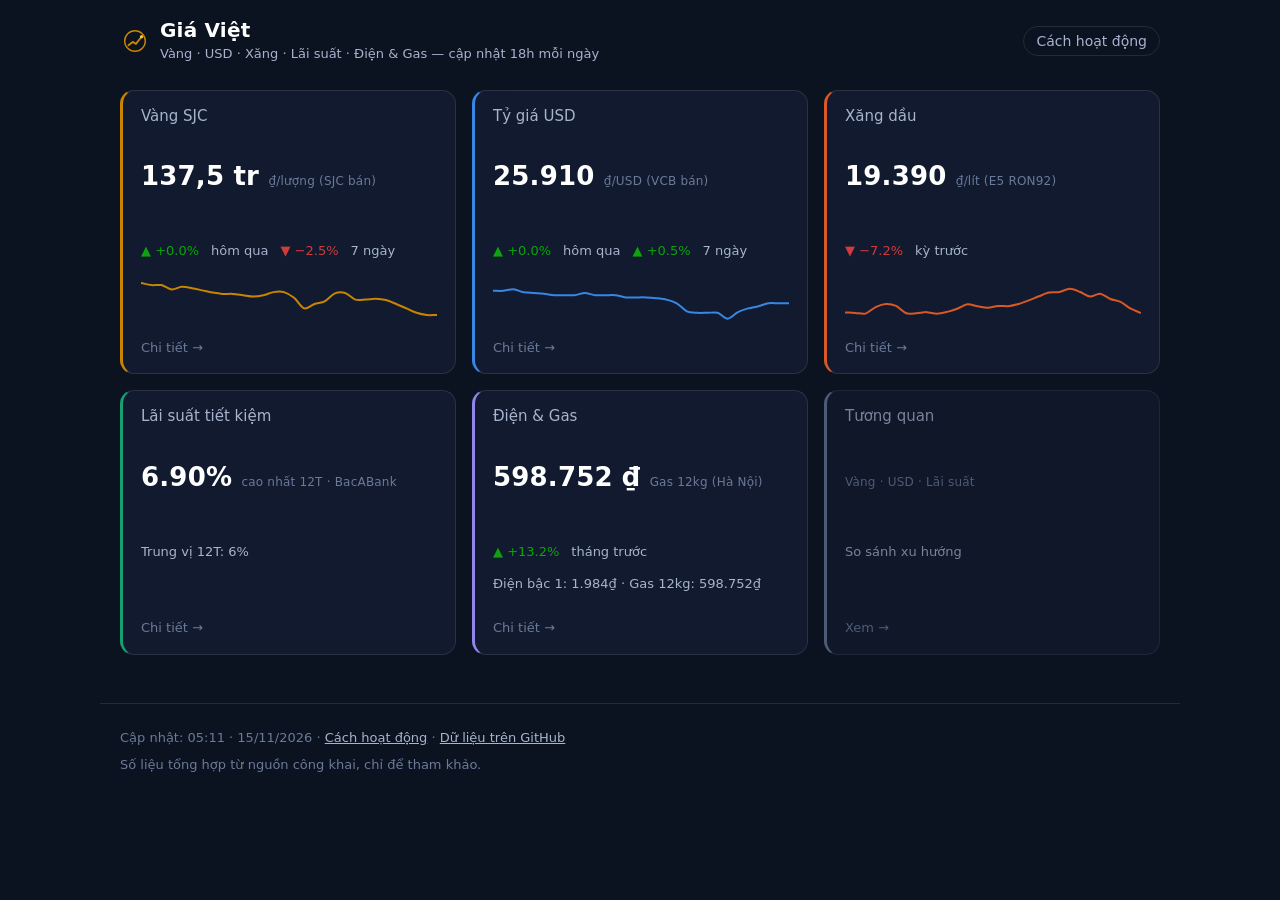
<file: site/index.html>
<!doctype html>
<html lang="vi">
<head>
  <meta charset="utf-8">
  <meta name="viewport" content="width=device-width, initial-scale=1">
  <title>Giá Việt — Vàng, USD, Xăng, Lãi suất</title>
  <meta name="description" content="Dashboard giá vàng, tỷ giá USD, xăng dầu, lãi suất, điện & gas tại Việt Nam. Cập nhật mỗi ngày 18h.">
  <link rel="icon" type="image/svg+xml" href="assets/logo.svg">
  <link rel="apple-touch-icon" href="assets/logo-180.png">
  <link rel="stylesheet" href="assets/style.css">
</head>
<body>
  <header class="site">
    <div class="brand">
      <img src="assets/logo.svg" alt="" width="30" height="30">
      <div>
        <h1>Giá Việt</h1>
        <div class="tagline">Vàng · USD · Xăng · Lãi suất · Điện &amp; Gas — cập nhật 18h mỗi ngày</div>
      </div>
    </div>
    <nav><a href="docs.html">Cách hoạt động</a></nav>
  </header>

  <div id="flags" hidden></div>

  <main>
    <div class="grid">
      <a class="card" id="card-gold" href="gold.html" style="--c: var(--c-gold)">
        <h2>Vàng SJC</h2><p class="big">…</p><p class="deltas"></p>
        <div class="spark-wrap"><canvas class="spark"></canvas></div><span class="more">Chi tiết →</span>
      </a>
      <a class="card" id="card-fx" href="fx.html" style="--c: var(--c-fx)">
        <h2>Tỷ giá USD</h2><p class="big">…</p><p class="deltas"></p>
        <div class="spark-wrap"><canvas class="spark"></canvas></div><span class="more">Chi tiết →</span>
      </a>
      <a class="card" id="card-fuel" href="fuel.html" style="--c: var(--c-fuel)">
        <h2>Xăng dầu</h2><p class="big">…</p><p class="deltas"></p>
        <div class="spark-wrap"><canvas class="spark"></canvas></div><span class="more">Chi tiết →</span>
      </a>
      <a class="card" id="card-rates" href="rates.html" style="--c: var(--c-rates)">
        <h2>Lãi suất tiết kiệm</h2><p class="big">…</p><p class="deltas"></p>
        <div class="spark-wrap"><canvas class="spark"></canvas></div><span class="more">Chi tiết →</span>
      </a>
      <a class="card" id="card-utilities" href="utilities.html" style="--c: var(--c-utilities)">
        <h2>Điện &amp; Gas</h2><p class="big">…</p><p class="deltas"></p>
        <div class="spark-wrap"><canvas class="spark"></canvas></div><span class="more">Chi tiết →</span>
      </a>
      <a class="card soon" id="card-correlation" href="correlation.html" style="--c: var(--ink-3)">
        <h2>Tương quan</h2><p class="big"><span class="unit-sm">Vàng · USD · Lãi suất</span></p>
        <p class="deltas">So sánh xu hướng</p><span class="more">Xem →</span>
      </a>
    </div>
  </main>

  <footer class="site">
    <span id="updated"></span> ·
    <a href="docs.html">Cách hoạt động</a> ·
    <a href="https://github.com/quang-dobe/agents-vietname-finance-dashboard">Dữ liệu trên GitHub</a>
    <p class="disclaimer">Số liệu tổng hợp từ nguồn công khai, chỉ để tham khảo.</p>
  </footer>

  <script src="assets/vendor/chart.umd.min.js"></script>
  <script src="assets/app.js"></script>
  <script>
    fetch("summary.json", { cache: "no-store" })
      .then((r) => r.json())
      .then(renderCards)
      .catch((e) => { document.getElementById("updated").textContent = "Chưa có dữ liệu tổng hợp."; console.error(e); });
  </script>
</body>
</html>
</file>
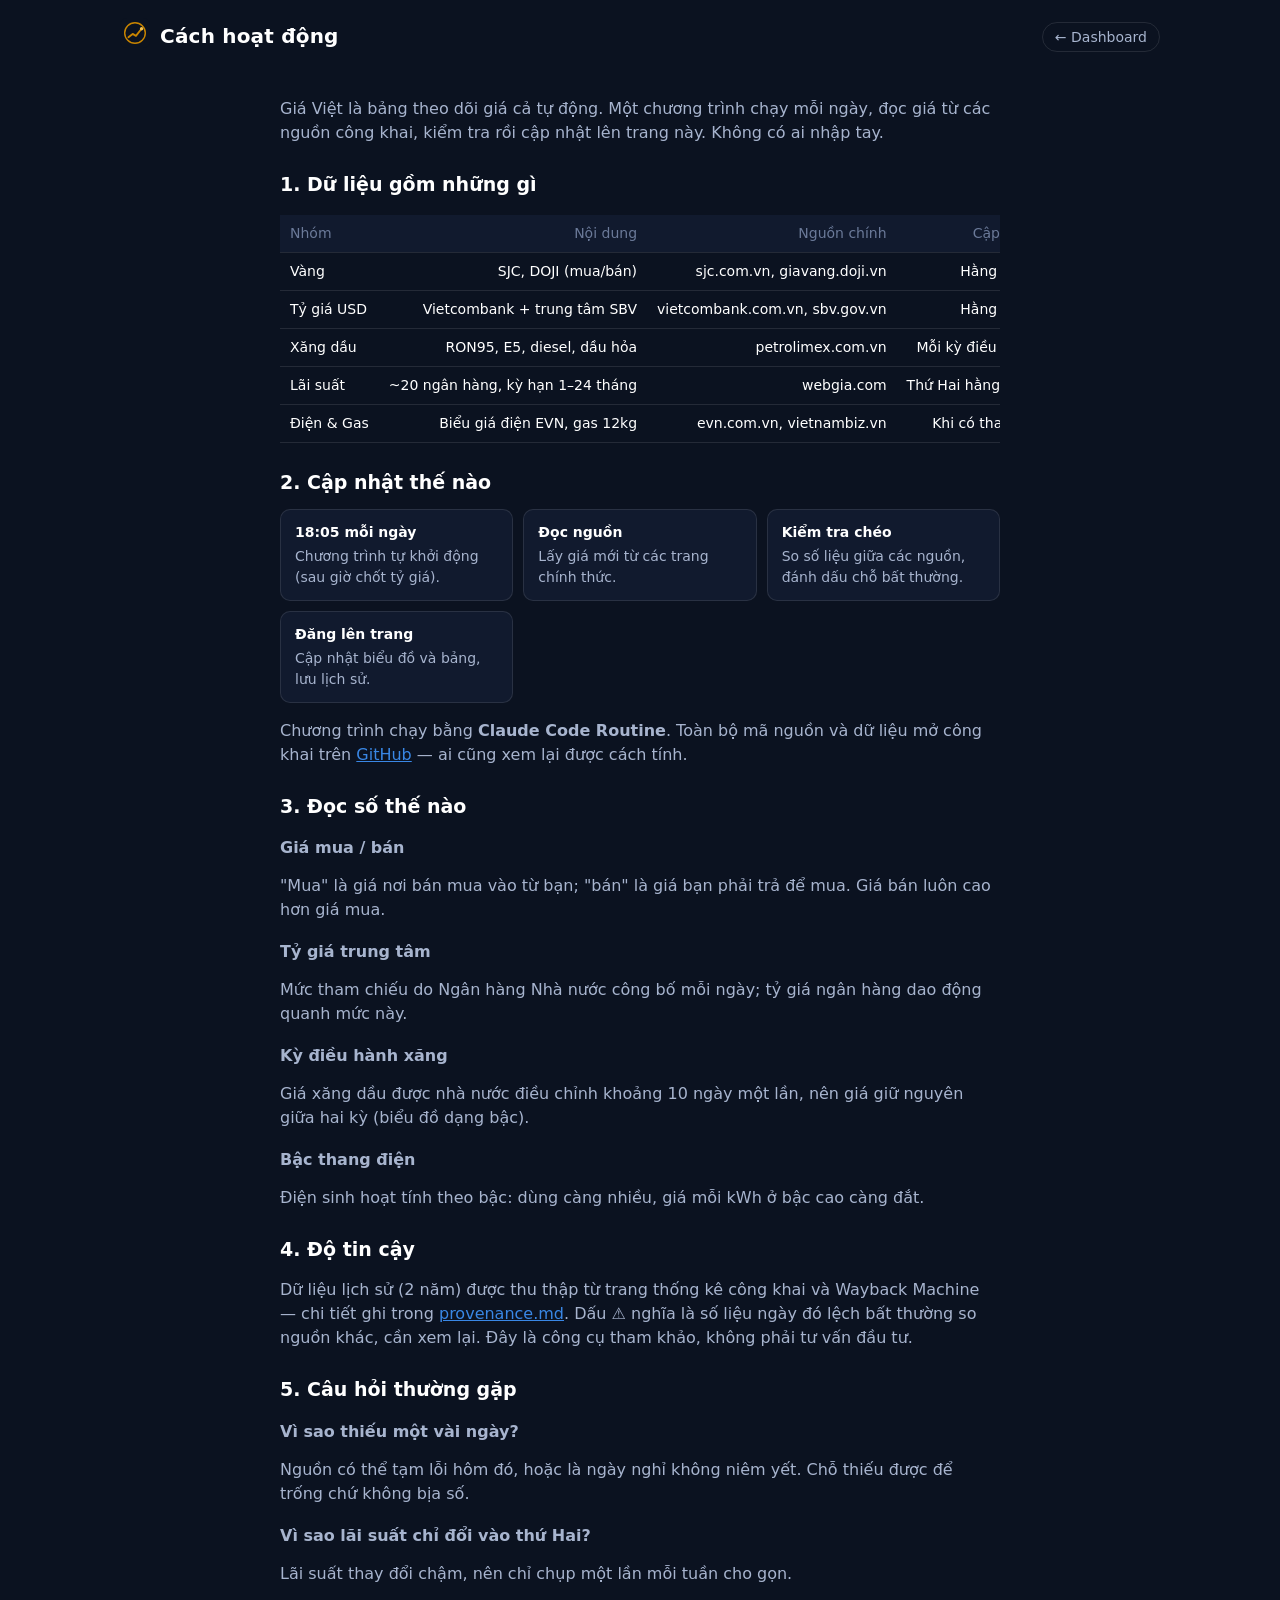
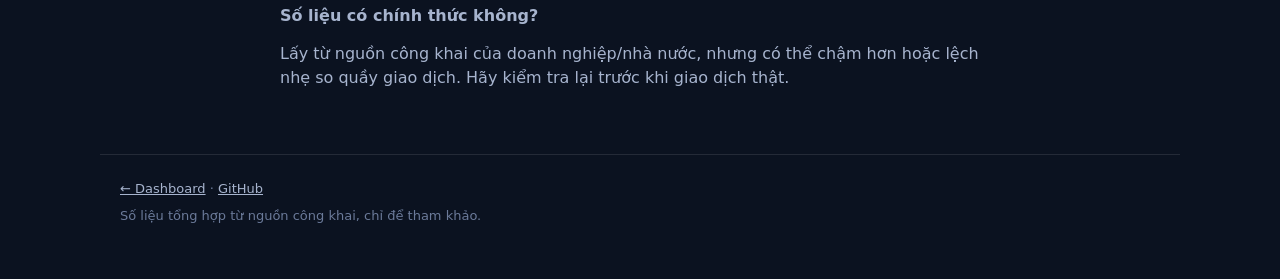
<file: site/docs.html>
<!doctype html>
<html lang="vi">
<head>
  <meta charset="utf-8">
  <meta name="viewport" content="width=device-width, initial-scale=1">
  <title>Cách hoạt động — Giá Việt</title>
  <meta name="description" content="Giá Việt lấy dữ liệu từ đâu, cập nhật thế nào, và cách đọc các con số.">
  <link rel="icon" type="image/svg+xml" href="assets/logo.svg">
  <link rel="apple-touch-icon" href="assets/logo-180.png">
  <link rel="stylesheet" href="assets/style.css">
</head>
<body>
  <header class="site">
    <div class="brand">
      <a href="index.html" style="text-decoration:none"><img src="assets/logo.svg" alt="Trang chủ" width="30" height="30"></a>
      <div><h1>Cách hoạt động</h1></div>
    </div>
    <nav><a href="index.html">← Dashboard</a></nav>
  </header>

  <main class="prose">
    <p>Giá Việt là bảng theo dõi giá cả tự động. Một chương trình chạy mỗi ngày, đọc giá từ các nguồn công khai, kiểm tra rồi cập nhật lên trang này. Không có ai nhập tay.</p>

    <h2>1. Dữ liệu gồm những gì</h2>
    <div class="table-scroll">
      <table>
        <thead><tr><th>Nhóm</th><th>Nội dung</th><th>Nguồn chính</th><th>Cập nhật</th></tr></thead>
        <tbody>
          <tr><td>Vàng</td><td>SJC, DOJI (mua/bán)</td><td>sjc.com.vn, giavang.doji.vn</td><td>Hằng ngày</td></tr>
          <tr><td>Tỷ giá USD</td><td>Vietcombank + trung tâm SBV</td><td>vietcombank.com.vn, sbv.gov.vn</td><td>Hằng ngày</td></tr>
          <tr><td>Xăng dầu</td><td>RON95, E5, diesel, dầu hỏa</td><td>petrolimex.com.vn</td><td>Mỗi kỳ điều hành</td></tr>
          <tr><td>Lãi suất</td><td>~20 ngân hàng, kỳ hạn 1–24 tháng</td><td>webgia.com</td><td>Thứ Hai hằng tuần</td></tr>
          <tr><td>Điện &amp; Gas</td><td>Biểu giá điện EVN, gas 12kg</td><td>evn.com.vn, vietnambiz.vn</td><td>Khi có thay đổi</td></tr>
        </tbody>
      </table>
    </div>

    <h2>2. Cập nhật thế nào</h2>
    <div class="steps">
      <div class="step"><b>18:05 mỗi ngày</b>Chương trình tự khởi động (sau giờ chốt tỷ giá).</div>
      <div class="step"><b>Đọc nguồn</b>Lấy giá mới từ các trang chính thức.</div>
      <div class="step"><b>Kiểm tra chéo</b>So số liệu giữa các nguồn, đánh dấu chỗ bất thường.</div>
      <div class="step"><b>Đăng lên trang</b>Cập nhật biểu đồ và bảng, lưu lịch sử.</div>
    </div>
    <p>Chương trình chạy bằng <b>Claude Code Routine</b>. Toàn bộ mã nguồn và dữ liệu mở công khai trên
      <a href="https://github.com/quang-dobe/agents-vietname-finance-dashboard">GitHub</a> — ai cũng xem lại được cách tính.</p>

    <h2>3. Đọc số thế nào</h2>
    <h3>Giá mua / bán</h3>
    <p>"Mua" là giá nơi bán mua vào từ bạn; "bán" là giá bạn phải trả để mua. Giá bán luôn cao hơn giá mua.</p>
    <h3>Tỷ giá trung tâm</h3>
    <p>Mức tham chiếu do Ngân hàng Nhà nước công bố mỗi ngày; tỷ giá ngân hàng dao động quanh mức này.</p>
    <h3>Kỳ điều hành xăng</h3>
    <p>Giá xăng dầu được nhà nước điều chỉnh khoảng 10 ngày một lần, nên giá giữ nguyên giữa hai kỳ (biểu đồ dạng bậc).</p>
    <h3>Bậc thang điện</h3>
    <p>Điện sinh hoạt tính theo bậc: dùng càng nhiều, giá mỗi kWh ở bậc cao càng đắt.</p>

    <h2>4. Độ tin cậy</h2>
    <p>Dữ liệu lịch sử (2 năm) được thu thập từ trang thống kê công khai và Wayback Machine — chi tiết ghi trong
      <a href="https://github.com/quang-dobe/agents-vietname-finance-dashboard/blob/main/data/provenance.md">provenance.md</a>.
      Dấu <b>⚠</b> nghĩa là số liệu ngày đó lệch bất thường so nguồn khác, cần xem lại. Đây là công cụ tham khảo,
      không phải tư vấn đầu tư.</p>

    <h2>5. Câu hỏi thường gặp</h2>
    <h3>Vì sao thiếu một vài ngày?</h3>
    <p>Nguồn có thể tạm lỗi hôm đó, hoặc là ngày nghỉ không niêm yết. Chỗ thiếu được để trống chứ không bịa số.</p>
    <h3>Vì sao lãi suất chỉ đổi vào thứ Hai?</h3>
    <p>Lãi suất thay đổi chậm, nên chỉ chụp một lần mỗi tuần cho gọn.</p>
    <h3>Số liệu có chính thức không?</h3>
    <p>Lấy từ nguồn công khai của doanh nghiệp/nhà nước, nhưng có thể chậm hơn hoặc lệch nhẹ so quầy giao dịch. Hãy kiểm tra lại trước khi giao dịch thật.</p>
  </main>

  <footer class="site">
    <a href="index.html">← Dashboard</a> ·
    <a href="https://github.com/quang-dobe/agents-vietname-finance-dashboard">GitHub</a>
    <p class="disclaimer">Số liệu tổng hợp từ nguồn công khai, chỉ để tham khảo.</p>
  </footer>
</body>
</html>
</file>
<file: site/assets/style.css>
/* Giá Việt — dark theme duy nhất. Palette đã validate CVD/contrast (skill dataviz). */
:root {
  --page: #0B1220;
  --surface: #111A2E;
  --surface-2: #16223B;
  --border: rgba(255, 255, 255, .10);
  --grid: #23304C;

  --ink: #FFFFFF;
  --ink-2: #A7B4CE;
  --ink-3: #6B7A99;

  --c-gold: #C98500;
  --c-fx: #3987E5;
  --c-fuel: #D95926;
  --c-rates: #199E70;
  --c-utilities: #9085E9;

  --up: #0CA30C;
  --down: #D03B3B;

  --radius: 14px;
  --maxw: 1080px;
  font-family: system-ui, -apple-system, "Segoe UI", Roboto, Arial, sans-serif;
}

* { box-sizing: border-box; }
html { -webkit-text-size-adjust: 100%; }
body {
  margin: 0;
  background: var(--page);
  color: var(--ink);
  line-height: 1.5;
  font-size: 16px;
}
a { color: inherit; }
h1, h2, h3 { margin: 0; font-weight: 600; line-height: 1.25; }

/* ---- Header ---- */
header.site {
  display: flex;
  align-items: center;
  gap: 12px;
  max-width: var(--maxw);
  margin: 0 auto;
  padding: 18px 20px;
  flex-wrap: wrap;
}
header.site .brand { display: flex; align-items: center; gap: 10px; }
header.site h1 { font-size: 20px; letter-spacing: .2px; }
header.site .tagline { color: var(--ink-2); font-size: 13px; margin-top: 1px; }
header.site nav { margin-left: auto; }
header.site nav a {
  color: var(--ink-2); text-decoration: none; font-size: 14px;
  padding: 6px 12px; border: 1px solid var(--border); border-radius: 999px;
}
header.site nav a:hover { color: var(--ink); border-color: var(--ink-3); }

main { max-width: var(--maxw); margin: 0 auto; padding: 8px 20px 48px; }

/* ---- Flags banner ---- */
#flags {
  max-width: var(--maxw); margin: 0 auto 8px; padding: 0 20px;
}
#flags .box {
  background: var(--surface); border: 1px solid var(--border);
  border-left: 3px solid var(--c-fuel); border-radius: 10px;
  padding: 10px 14px; color: var(--ink-2); font-size: 14px;
}

/* ---- Dashboard grid ---- */
.grid {
  display: grid; gap: 16px;
  grid-template-columns: repeat(auto-fit, minmax(280px, 1fr));
}
.card {
  display: flex; flex-direction: column; gap: 6px;
  background: var(--surface); border: 1px solid var(--border);
  border-left: 3px solid var(--c, var(--ink-3));
  border-radius: var(--radius); padding: 16px 18px;
  text-decoration: none; color: inherit;
  transition: transform .12s ease, border-color .12s ease;
}
.card:hover { transform: translateY(-2px); }
.card h2 { font-size: 15px; color: var(--ink-2); font-weight: 500; }
.card .big {
  font-size: 26px; font-weight: 650; letter-spacing: .2px;
  font-variant-numeric: tabular-nums;
}
.card .unit-sm { color: var(--ink-3); font-size: 12px; font-weight: 400; }
.card .deltas { font-size: 13px; color: var(--ink-2); display: flex; gap: 12px; flex-wrap: wrap; }
/* overflow:hidden + chiều cao cứng = lưới an toàn: sparkline không bao giờ tràn
   khỏi hộp 44px dù Chart.js tính sai kích thước trên thiết bị nào đó. */
.card .spark-wrap { position: relative; width: 100%; height: 44px; max-height: 44px; margin-top: 2px; overflow: hidden; }
.card .spark { position: absolute; inset: 0; width: 100% !important; height: 44px !important; max-height: 44px !important; }
.card .more { margin-top: auto; color: var(--ink-3); font-size: 13px; padding-top: 6px; }
.card:hover .more { color: var(--ink-2); }
.card.soon { opacity: .7; cursor: default; }

.up { color: var(--up); }
.down { color: var(--down); }

/* ---- Detail pages ---- */
.detail h1 { font-size: 24px; }
.detail .unit { color: var(--ink-2); font-size: 14px; margin: 4px 0 18px; }
.ranges { display: flex; gap: 6px; flex-wrap: wrap; margin-bottom: 14px; }
.ranges button {
  background: var(--surface); color: var(--ink-2);
  border: 1px solid var(--border); border-radius: 999px;
  padding: 6px 14px; font-size: 13px; cursor: pointer;
  font-family: inherit;
}
.ranges button:hover { color: var(--ink); }
.ranges button.active { background: var(--surface-2); color: var(--ink); border-color: var(--ink-3); }
.chart-wrap {
  background: var(--surface); border: 1px solid var(--border);
  border-radius: var(--radius); padding: 14px; position: relative;
}
.chart-wrap canvas { width: 100% !important; max-height: 380px; }

/* Biểu đồ cuộn ngang: trục y cố định bên trái, vùng vẽ trượt được (mặc định xem
   dữ liệu mới nhất; kéo sang trái để xem lịch sử). Kích thước khung không đổi. */
.chart-flex { display: flex; height: 340px; }
.chart-yaxis { flex: 0 0 66px; width: 66px; height: 100%; }
.chart-scroll { flex: 1 1 auto; min-width: 0; height: 100%; overflow-x: auto; overflow-y: hidden; -webkit-overflow-scrolling: touch; }
.chart-inner { height: 100%; }
.chart-scroll::-webkit-scrollbar { height: 8px; }
.chart-scroll::-webkit-scrollbar-track { background: transparent; }
.chart-scroll::-webkit-scrollbar-thumb { background: var(--grid); border-radius: 4px; }
.chart-scroll { scrollbar-width: thin; scrollbar-color: var(--grid) transparent; }
.chart-hint { color: var(--ink-3); font-size: 12px; margin: 8px 2px 0; }
.chart-legend { display: flex; flex-wrap: wrap; gap: 16px; margin: 0 0 10px 66px; font-size: 13px; color: var(--ink-2); }
.chart-legend .lg { display: inline-flex; align-items: center; gap: 7px; }
.chart-legend .lg i { width: 16px; height: 3px; border-radius: 2px; display: inline-block; }
.actions { display: flex; gap: 10px; margin: 14px 0; flex-wrap: wrap; }
.actions a, .actions button {
  background: var(--surface); color: var(--ink-2);
  border: 1px solid var(--border); border-radius: 8px;
  padding: 7px 14px; font-size: 13px; cursor: pointer;
  text-decoration: none; font-family: inherit;
}
.actions a:hover, .actions button:hover { color: var(--ink); }

/* ---- Tables ---- */
table {
  width: 100%; border-collapse: collapse; font-size: 14px;
  font-variant-numeric: tabular-nums; margin-top: 8px;
}
.table-scroll { overflow-x: auto; }
th, td { text-align: right; padding: 8px 10px; border-bottom: 1px solid var(--border); white-space: nowrap; }
th:first-child, td:first-child { text-align: left; }
thead th { color: var(--ink-3); font-weight: 500; position: sticky; top: 0; background: var(--surface); }
tbody tr:hover { background: var(--surface-2); }

.empty { color: var(--ink-3); padding: 32px 12px; text-align: center; }

/* ---- Docs page ---- */
.prose { max-width: 760px; }
.prose h2 { font-size: 19px; margin: 28px 0 10px; }
.prose h3 { font-size: 16px; margin: 20px 0 6px; color: var(--ink-2); }
.prose p, .prose li { color: var(--ink-2); }
.prose a { color: var(--c-fx); }
.prose .steps { display: grid; gap: 10px; grid-template-columns: repeat(auto-fit, minmax(180px, 1fr)); margin: 14px 0; }
.prose .steps .step {
  background: var(--surface); border: 1px solid var(--border);
  border-radius: 10px; padding: 12px 14px; font-size: 14px; color: var(--ink-2);
}
.prose .steps .step b { color: var(--ink); display: block; margin-bottom: 3px; }

/* ---- Footer ---- */
footer.site {
  max-width: var(--maxw); margin: 0 auto; padding: 24px 20px 40px;
  color: var(--ink-3); font-size: 13px; border-top: 1px solid var(--border);
}
footer.site a { color: var(--ink-2); }
footer.site .disclaimer { margin-top: 8px; color: var(--ink-3); }

@media (prefers-reduced-motion: reduce) {
  * { transition: none !important; }
}
@media (max-width: 520px) {
  .card .big { font-size: 22px; }
  header.site nav { margin-left: 0; width: 100%; }
}
</file>
